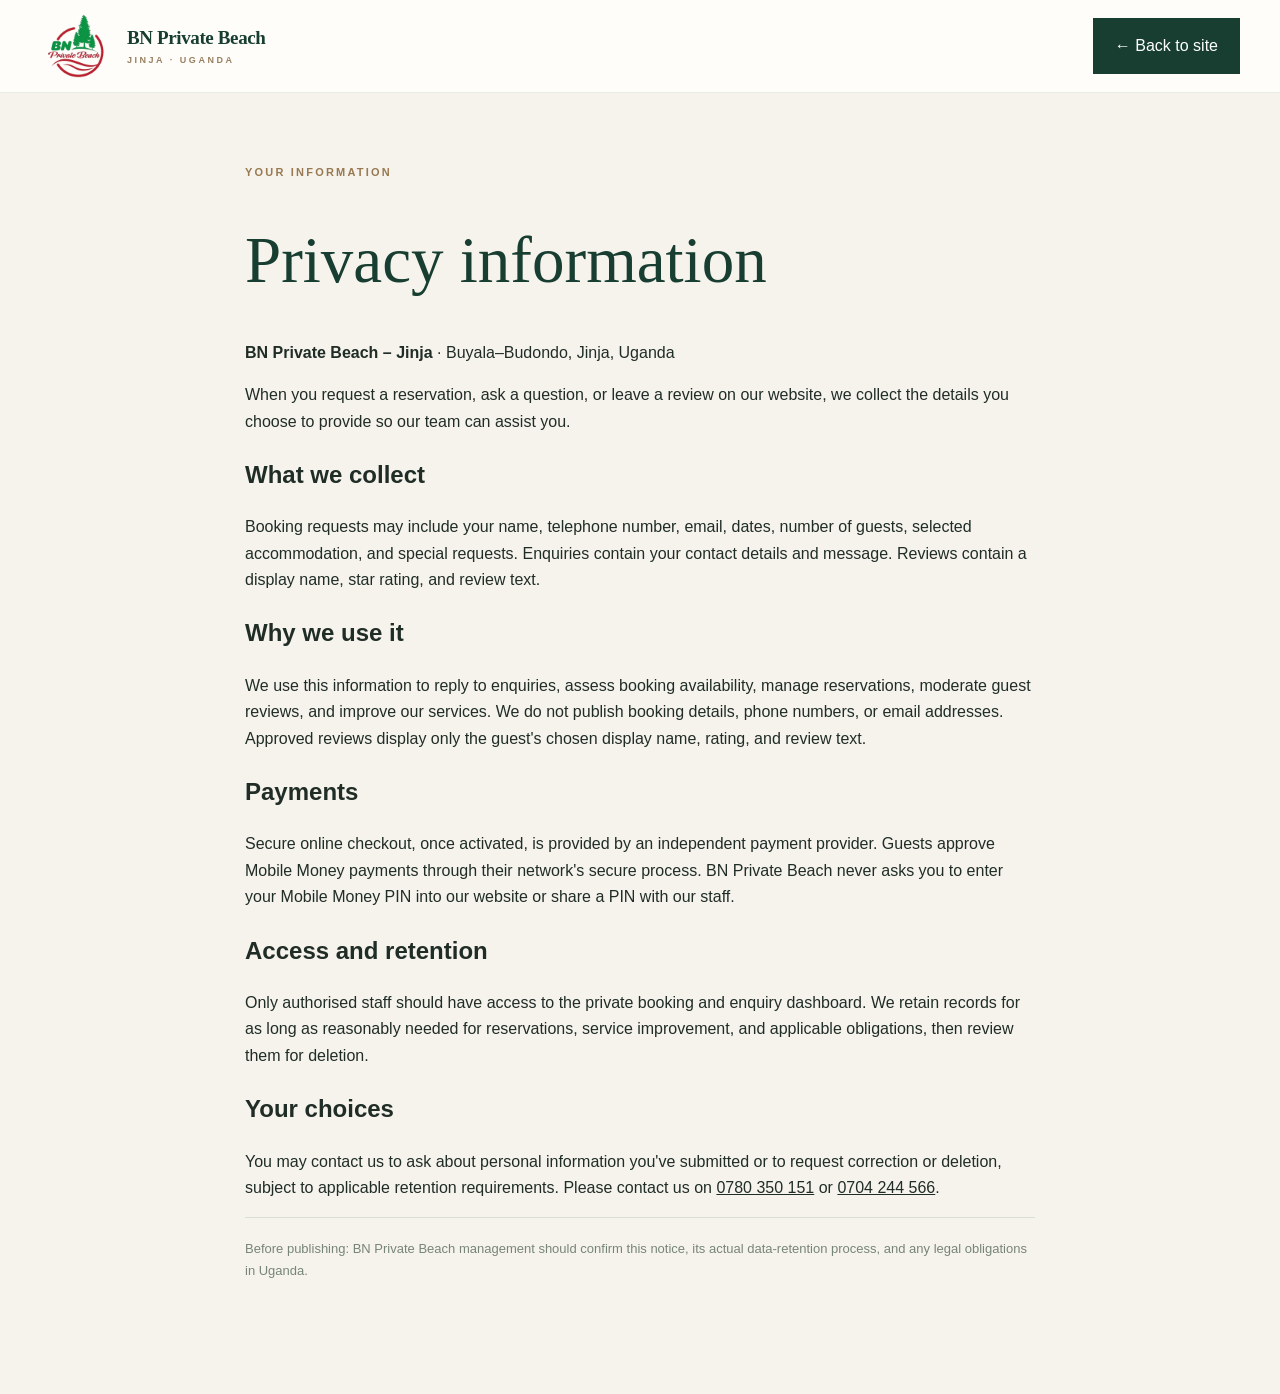
<file: privacy.html>
<!doctype html><html lang="en"><head><meta charset="utf-8"><meta name="viewport" content="width=device-width,initial-scale=1"><title>Privacy Information · BN Private Beach – Jinja</title>
 <meta name="referrer" content="strict-origin-when-cross-origin">
 <meta http-equiv="Content-Security-Policy" content="default-src 'self'; script-src 'self'; style-src 'self' 'unsafe-inline' https://fonts.googleapis.com; font-src 'self' https://fonts.gstatic.com; img-src 'self' data:; connect-src 'self'; form-action 'self'; base-uri 'self'; object-src 'none'"><meta name="robots" content="noindex"><link rel="stylesheet" href="assets/site.css"><link rel="icon" href="assets/bn-logo.png"></head><body><header class="site-header"><div class="header-inner container"><a class="brand" href="index.html"><img src="assets/bn-logo.png" alt="BN Private Beach"><span class="brand-name"><b>BN Private Beach</b><small>JINJA · UGANDA</small></span></a><a class="nav-book" href="index.html">← Back to site</a></div></header><main class="container" style="max-width:790px;padding:70px 0 100px"><span class="eyebrow">YOUR INFORMATION</span><h1 style="font:500 clamp(40px,7vw,65px)/1.1 var(--display);color:var(--green)">Privacy information</h1><p><strong>BN Private Beach – Jinja</strong> · Buyala–Budondo, Jinja, Uganda</p><p>When you request a reservation, ask a question, or leave a review on our website, we collect the details you choose to provide so our team can assist you.</p><h2>What we collect</h2><p>Booking requests may include your name, telephone number, email, dates, number of guests, selected accommodation, and special requests. Enquiries contain your contact details and message. Reviews contain a display name, star rating, and review text.</p><h2>Why we use it</h2><p>We use this information to reply to enquiries, assess booking availability, manage reservations, moderate guest reviews, and improve our services. We do not publish booking details, phone numbers, or email addresses. Approved reviews display only the guest's chosen display name, rating, and review text.</p><h2>Payments</h2><p>Secure online checkout, once activated, is provided by an independent payment provider. Guests approve Mobile Money payments through their network's secure process. BN Private Beach never asks you to enter your Mobile Money PIN into our website or share a PIN with our staff.</p><h2>Access and retention</h2><p>Only authorised staff should have access to the private booking and enquiry dashboard. We retain records for as long as reasonably needed for reservations, service improvement, and applicable obligations, then review them for deletion.</p><h2>Your choices</h2><p>You may contact us to ask about personal information you've submitted or to request correction or deletion, subject to applicable retention requirements. Please contact us on <a href="tel:+256780350151" style="text-decoration:underline">0780 350 151</a> or <a href="tel:+256704244566" style="text-decoration:underline">0704 244 566</a>.</p><p style="border-top:1px solid #d9dfd4;padding-top:20px;font-size:13px;color:#778578">Before publishing: BN Private Beach management should confirm this notice, its actual data-retention process, and any legal obligations in Uganda.</p></main></body></html>
</file>
<file: assets/site.css>
:root{--green:#173e31;--green-deep:#0d2e26;--green-soft:#2c614d;--gold:#d4ad74;--gold-light:#f0dbaf;--cream:#f6f3ed;--paper:#fffdfa;--ink:#202d26;--muted:#6b746c;--line:#e5e5db;--shadow:0 22px 75px rgba(21,51,41,.14);--display:'Playfair Display',Georgia,serif;--sans:'DM Sans',Arial,sans-serif}*{box-sizing:border-box}html{scroll-behavior:smooth;scroll-padding-top:95px}body{margin:0;background:var(--cream);color:var(--ink);font:16px/1.65 var(--sans);-webkit-font-smoothing:antialiased}body.modal-open{overflow:hidden}img{max-width:100%;display:block}button,input,textarea,select{font:inherit}button{cursor:pointer}a{color:inherit;text-decoration:none}button:focus-visible,a:focus-visible,input:focus-visible,select:focus-visible,textarea:focus-visible,summary:focus-visible{outline:3px solid #d8ad64;outline-offset:3px}::selection{background:#d4ad74;color:#173e31}.container{width:min(1200px,calc(100% - 48px));margin-inline:auto}.section-pad{padding:120px 0}.announcement{height:36px;background:var(--green-deep);color:#efeee7;display:flex;align-items:center;justify-content:center;gap:14px;letter-spacing:.11em;text-transform:uppercase;font-size:10px;font-weight:700}.announcement .tiny-star{color:var(--gold)}.announcement-dot{color:#d4ad74}.site-header{height:93px;background:rgba(255,253,249,.98);position:relative;z-index:50;border-bottom:1px solid rgba(21,54,41,.09)}.header-inner{height:100%;display:flex;align-items:center;justify-content:space-between;gap:28px}.brand{display:flex;align-items:center;gap:12px;min-width:0}.brand img{height:75px;width:75px;object-fit:contain}.brand-name{display:flex;flex-direction:column;line-height:1.25}.brand-name b{font-family:var(--display);font-size:19px;color:var(--green);letter-spacing:-.02em}.brand-name small{font-size:9px;letter-spacing:.28em;color:#987f60;font-weight:800;margin-top:6px}.main-nav{display:flex;align-items:center;gap:28px;font-size:12px;letter-spacing:.015em;font-weight:700}.main-nav>a:not(.nav-book){white-space:nowrap;transition:color .2s}.main-nav>a:hover{color:#be8755}.nav-book{background:var(--green);color:#fff;padding:15px 22px;display:inline-flex;gap:22px;align-items:center}.nav-book:hover{background:#245640}.menu-toggle{display:none}.hero{height:min(750px,75vw);min-height:605px;position:relative;background:#203e2b;color:#fff;overflow:hidden}.hero-background{position:absolute;inset:0;height:100%;width:100%;object-fit:cover;object-position:center 48%;filter:brightness(.88) saturate(.96);animation:slowzoom 14s ease-out both}@keyframes slowzoom{from{transform:scale(1.04)}to{transform:scale(1)}}.hero-overlay{position:absolute;inset:0;background:linear-gradient(90deg,rgba(6,28,23,.88),rgba(10,38,28,.58) 43%,rgba(4,22,17,.10) 100%),linear-gradient(0deg,rgba(9,30,23,.33),transparent 38%)}.hero-content{position:relative;z-index:1;padding-top:155px;max-width:1200px}.eyebrow,.overline{display:block;text-transform:uppercase;letter-spacing:.20em;color:#987951;font-weight:800;font-size:11px}.eyebrow.light{color:#eed7a8}.eyebrow-line{width:30px;height:1px;background:var(--gold);display:inline-block;margin-right:12px;vertical-align:middle}.hero h1{font:500 clamp(65px,7.3vw,112px)/1.09 var(--display);letter-spacing:-.055em;max-width:850px;margin:21px 0 24px}.hero h1 em,.section-headline em,.section-heading h2 em,.story-content h2 em,.reviews-section h2 em,.cta-section h2 em,.contact-section h2 em,.faq-section h2 em{font-style:italic;font-weight:500;color:var(--gold)}.hero p{font-size:17px;max-width:515px;line-height:1.82;color:#f4f1e9;margin-bottom:37px}.hero-actions,.cta-actions{display:flex;gap:16px;align-items:center;flex-wrap:wrap}.btn{border:1px solid transparent;appearance:none;font-size:12px;letter-spacing:.055em;text-transform:uppercase;font-weight:800;padding:18px 25px;display:inline-flex;align-items:center;justify-content:center;gap:25px;transition:transform .18s,background .18s,color .18s;text-align:center;border-radius:0;line-height:1.25}.btn:hover{transform:translateY(-2px)}.btn-gold{background:var(--gold);color:#14362a}.btn-gold:hover{background:#e7c695}.btn-glass{background:rgba(255,255,255,.09);border-color:rgba(255,255,255,.5);color:#fff;backdrop-filter:blur(6px)}.btn-glass:hover{background:rgba(255,255,255,.17)}.btn-dark{background:var(--green);color:white}.btn-dark:hover{background:#285b47}.btn-outline{border-color:var(--green);color:var(--green)}.btn-outline:hover{background:var(--green);color:#fff}.btn.full{width:100%}.hero-caption{position:absolute;bottom:35px;left:max(24px,calc((100% - 1200px)/2));z-index:1;font-size:10px;letter-spacing:.22em;font-weight:800;color:#f5ead7;display:flex;align-items:center;gap:14px}.caption-line{height:1px;width:50px;background:var(--gold)}.hero-scroll{position:absolute;bottom:35px;right:max(24px,calc((100% - 1200px)/2));font-size:10px;letter-spacing:.2em;font-weight:800;display:flex;gap:18px;align-items:center;z-index:2}.hero-scroll span{font-size:19px;color:var(--gold)}.quick-book-section{position:relative;margin-top:-1px;background:var(--cream)}.quick-book{background:var(--paper);box-shadow:var(--shadow);display:grid;grid-template-columns:.85fr 1.7fr;align-items:center;gap:42px;padding:31px 37px;transform:translateY(-35px);margin-bottom:-35px;position:relative;z-index:4;border-bottom:4px solid var(--gold)}.quick-book-intro h2{font:600 24px/1.25 var(--display);margin:5px 0 9px;color:var(--green)}.quick-book-intro p{font-size:12px;line-height:1.6;color:var(--muted);margin:0}.quick-book-form{display:grid;grid-template-columns:1fr 1fr .8fr auto;gap:12px;align-items:end}.quick-book label{font-size:10px;text-transform:uppercase;letter-spacing:.13em;font-weight:800;color:#5c6d62}.quick-book input,.quick-book select{display:block;width:100%;font-size:13px;letter-spacing:0;color:var(--ink);padding:13px 10px;border:1px solid #dadfd6;background:#fbfbf8;margin-top:7px;min-height:47px}.quick-book .btn{height:47px;padding:12px 17px;font-size:11px;white-space:nowrap;gap:12px}.intro-section{background:var(--cream)}.intro-grid{display:grid;grid-template-columns:1fr 2fr;gap:100px}.intro-eyebrow{display:flex;flex-direction:column;gap:23px;align-items:flex-start}.intro-numeric{font-family:var(--display);font-size:14px;color:#a0a89c}.section-headline,.section-heading h2,.story-content h2,.reviews-section h2,.contact-section h2,.faq-section h2{font:500 clamp(40px,4.2vw,66px)/1.16 var(--display);letter-spacing:-.037em;color:var(--green);margin:14px 0 28px}.section-headline em,.section-heading h2 em,.story-content h2 em,.reviews-section h2 em,.contact-section h2 em,.faq-section h2 em{color:#b38453}.intro-lead{font-size:19px;line-height:1.88;max-width:710px;color:#33473b}.intro-sub{font-size:15px;color:#79847a;max-width:700px;line-height:1.9}.text-link{display:inline-flex;gap:30px;align-items:center;margin-top:24px;padding-bottom:8px;border-bottom:1px solid #ac8a59;color:var(--green);font-size:12px;font-weight:800;letter-spacing:.09em;text-transform:uppercase}.text-link span{font-size:20px;transition:transform .2s}.text-link:hover span{transform:translate(3px,-3px)}.stays-section{background:#fffefa}.section-heading{margin-bottom:43px}.section-heading.spaced{display:flex;justify-content:space-between;align-items:end;gap:60px}.section-heading.spaced>p{max-width:365px;line-height:1.8;color:#788078;font-size:14px;margin:0 0 10px}.section-heading h2{margin-bottom:0}.stays-grid{display:grid;grid-template-columns:repeat(3,minmax(0,1fr));gap:25px}.stay-card{background:#faf8f2;border:1px solid #e8e6dc;overflow:hidden;transition:transform .25s,box-shadow .25s}.stay-card:hover{transform:translateY(-7px);box-shadow:var(--shadow)}.stay-photo{position:relative;height:256px;overflow:hidden}.stay-photo img{width:100%;height:100%;object-fit:cover;transition:transform .6s}.stay-card:hover .stay-photo img{transform:scale(1.06)}.photo-tag{position:absolute;top:18px;left:18px;background:rgba(252,249,241,.95);padding:9px 12px;font-size:9px;letter-spacing:.15em;font-weight:800;color:var(--green)}.stay-info{padding:24px 25px 26px}.stay-top{display:flex;align-items:baseline;justify-content:space-between;gap:15px}.stay-top h3{font:600 23px/1.2 var(--display);margin:0;color:var(--green)}.stay-top span{font-size:10px;font-weight:700;color:#8c7960;white-space:nowrap}.stay-info p{font-size:13px;color:#788078;min-height:50px;line-height:1.8}.stay-bottom{display:flex;justify-content:space-between;align-items:end;border-top:1px solid #deded7;padding-top:20px;margin-top:18px}.stay-bottom small{font-size:10px;color:#8c9186;display:block}.stay-bottom strong{font-size:18px;color:var(--green);white-space:nowrap}.stay-bottom strong span{font-size:11px;color:#8b9287;font-weight:500}.circle-link{height:42px;width:42px;border-radius:50%;background:var(--green);color:#fff;border:0;font-size:21px;display:grid;place-items:center;transition:background .2s}.circle-link:hover{background:#a77844}.group-note{display:flex;align-items:center;gap:20px;padding:29px 32px;background:#eef1e8;margin-top:35px}.group-icon{font-size:37px;color:#ae8b5f}.group-note strong{font-family:var(--display);font-size:20px;color:var(--green)}.group-note p{font-size:13px;color:#748174;margin:3px 0 0}.group-note .text-link{margin:0 0 0 auto;white-space:nowrap}.experience-section{background:var(--green-deep);color:#fff}.section-heading.centered{text-align:center}.section-heading.centered h2,.cta-section h2{font:500 clamp(43px,5vw,70px)/1.2 var(--display);color:#fff;margin:16px 0}.experience-collage{display:grid;grid-template-columns:1.18fr 1fr 1fr;gap:20px;min-height:400px}.experience-tile{position:relative;overflow:hidden;min-height:400px;background:#315644}.experience-tile img{position:absolute;inset:0;width:100%;height:100%;object-fit:cover;filter:brightness(.74);transition:transform .4s}.experience-tile:hover img{transform:scale(1.06)}.experience-tile:after{content:"";position:absolute;inset:0;background:linear-gradient(0deg,rgba(6,30,20,.84),transparent 55%)}.exp-label{position:absolute;bottom:25px;left:27px;right:25px;z-index:2}.exp-label small{font-size:10px;letter-spacing:.18em;font-weight:800;color:#e7cea0}.exp-label h3{font:500 29px var(--display);margin:4px 0 5px}.exp-label p{font-size:13px;color:#e6efe8;margin:0}.experience-list{display:flex;justify-content:space-between;align-items:center;gap:17px;flex-wrap:wrap;margin-top:35px;text-transform:uppercase;font-size:11px;letter-spacing:.12em;font-weight:800;color:#e2e6dd}.experience-list i{color:var(--gold);font-style:normal}.story-section{background:#fffefa}.story-grid{display:grid;grid-template-columns:1fr 1fr;gap:105px;align-items:center}.story-images{position:relative;padding-right:65px;padding-bottom:80px}.story-main{height:560px;width:100%;object-fit:cover;box-shadow:0 20px 60px rgba(20,39,27,.08)}.story-small{width:52%;height:240px;object-fit:cover;position:absolute;bottom:0;right:0;border:10px solid #fffefa}.story-content h2{max-width:520px}.story-content p{font-size:15px;line-height:1.9;color:#69776b;margin-bottom:20px}.story-content .btn{margin-top:25px}.gallery-section{background:#f0f1e9}.gallery-grid{display:grid;grid-template-columns:repeat(4,1fr);grid-auto-rows:230px;gap:15px}.gallery-photo{position:relative;background:#ddd;border:0;padding:0;overflow:hidden;text-align:left}.gallery-photo:after{content:"";position:absolute;inset:0;background:linear-gradient(0deg,rgba(8,30,20,.49),transparent 60%)}.gallery-photo img{height:100%;width:100%;object-fit:cover;transition:transform .35s}.gallery-photo:hover img{transform:scale(1.07)}.gallery-photo span{position:absolute;bottom:19px;left:22px;color:#fff;z-index:2;font-weight:800;font-size:10px;letter-spacing:.18em}.gallery-photo.tall{grid-row:span 2}.gallery-photo.wide{grid-column:span 2}.reviews-section{background:#fffefa}.reviews-grid{display:grid;grid-template-columns:1fr 1fr;gap:100px;align-items:center}.reviews-grid>div:first-child>p{font-size:16px;color:#6c776c;line-height:1.85;max-width:440px}.reviews-grid .btn{margin-top:13px}.tiny-note{font-size:12px!important;color:#929e92!important}.review-display{min-height:345px;background:#f2f2ea;padding:43px 50px;display:flex;flex-direction:column;justify-content:space-between}.quote-mark{font-family:var(--display);font-size:80px;line-height:.7;color:#ac8b61}.review-placeholder{font:italic 21px/1.65 var(--display);color:#314b3d}.review-placeholder span{font:400 13px var(--sans);color:#899689}.review-stars{color:#bb8d4c;font-size:18px;letter-spacing:.1em;margin:12px 0}.review-text{font:italic 22px/1.65 var(--display);color:#283f30;margin:8px 0}.review-author{font-size:11px;text-transform:uppercase;letter-spacing:.16em;font-weight:800;color:#6f7e6e}.review-navigation{display:flex;align-items:center;justify-content:space-between;margin-top:34px;gap:25px}.review-navigation button{height:36px;width:36px;border:1px solid #b9c6ba;background:transparent;color:var(--green)}.review-navigation span{font-size:10px;letter-spacing:.14em;font-weight:800;color:#7b887b}.cta-section{min-height:470px;position:relative;background:url('family-campfire.webp') center 51%/cover;color:#fff;display:flex;align-items:center;text-align:center}.cta-overlay{position:absolute;inset:0;background:rgba(10,44,30,.82)}.cta-content{position:relative;padding:88px 0}.cta-section h2{font-size:clamp(50px,5.5vw,76px)}.cta-section p{color:#e5ede5;margin:15px 0 30px}.cta-actions{justify-content:center}.contact-section{background:#fffefa}.contact-grid{display:grid;grid-template-columns:1fr 1fr;gap:100px;align-items:start}.contact-grid>div:first-child>p{color:#778378;font-size:15px;line-height:1.85;max-width:490px}.contact-points{display:flex;flex-direction:column;gap:27px;margin-top:40px}.contact-points>div{display:flex;align-items:start;gap:17px}.contact-symbol{color:#b28351;font-size:25px;min-width:32px}.contact-points>div>div{display:flex;flex-direction:column;gap:2px;font-size:14px;color:#6e7e71}.contact-points b{font-size:13px;color:var(--green)}.contact-points a:hover{text-decoration:underline}.contact-form{background:#f4f4ec;padding:39px;border:1px solid #e6e6dd}.form-heading h3{font:500 29px var(--display);margin:0;color:var(--green)}.form-heading p{margin:6px 0 26px;color:#879184;font-size:13px}.contact-form label,.modal form label{display:block;font-size:12px;font-weight:700;color:#425647;margin-bottom:18px}.contact-form input:not([type=checkbox]),.contact-form textarea,.contact-form select,.modal input:not([type=checkbox]),.modal textarea,.modal select{display:block;width:100%;background:#fffefa;border:1px solid #dde4d9;padding:14px 15px;margin-top:8px;color:#19382b;border-radius:0;outline-offset:1px;font-size:14px}.contact-form input:focus,.contact-form select:focus,.contact-form textarea:focus,.modal input:focus,.modal select:focus,.modal textarea:focus{border-color:#ac8859}.field-row,.form-grid{display:grid;grid-template-columns:1fr 1fr;gap:16px}.checkline{display:flex!important;gap:10px;align-items:start;font-size:11px!important;line-height:1.6;color:#617163!important;cursor:pointer}.checkline input{margin:3px 0 0;accent-color:var(--green);min-width:15px;min-height:15px}.honeypot{position:absolute!important;opacity:0!important;left:-10000px!important;height:0!important;width:0!important;pointer-events:none!important}.form-feedback{font-size:13px;line-height:1.7;margin-top:13px;min-height:1px}.feedback-error{color:#b03b3b}.feedback-ok{color:#245c37}.faq-section{background:#f0f1e9}.faq-grid{display:grid;grid-template-columns:.75fr 1.25fr;gap:80px}.faqs details{border-bottom:1px solid #cfdacf;padding:23px 0}.faqs details:first-child{border-top:1px solid #cfdacf}.faqs summary{cursor:pointer;font-size:16px;color:var(--green);font-weight:700;list-style:none;display:flex;justify-content:space-between;gap:20px}.faqs summary:after{content:'+';font-size:23px;font-weight:400;color:#b38b56}.faqs details[open] summary:after{content:'−'}.faqs p{font-size:14px;color:#6e786e;line-height:1.9;max-width:650px}.lookup-section{background:#e3eade;padding:43px 0}.lookup-inner{display:grid;grid-template-columns:.75fr 1.35fr;align-items:center;gap:60px}.lookup-inner h3{font:500 26px var(--display);color:var(--green);margin:4px 0}.lookup-inner p{margin:0;font-size:13px;color:#6b786d}.lookup-form{display:grid;grid-template-columns:1fr 1fr auto;gap:9px}.lookup-form input{min-width:0;padding:13px;border:1px solid #bfcbbd;background:#fff}.lookup-form .btn{padding:14px 17px;white-space:nowrap}.lookup-feedback{grid-column:2;font-size:13px;line-height:1.7}.booking-result{padding:12px 15px;background:#fff;border-left:3px solid #a8814c}.booking-result strong{color:var(--green)}.booking-result a{color:#4b6c50;text-decoration:underline}.footer{background:#08251e;color:#cbd9cf}.footer-main{padding:75px 0;display:grid;grid-template-columns:2.1fr repeat(3,1fr);gap:65px}.footer-brand img{width:115px;background:#fffdf7;padding:5px;border-radius:4px}.footer h3{font:italic 27px var(--display);color:#f0d9a4}.footer p{max-width:285px;line-height:1.9;color:#9caea2;font-size:13px}.footer h4{font-size:11px;text-transform:uppercase;letter-spacing:.15em;color:#d5b480;margin-bottom:20px}.footer-main>div:not(:first-child){display:flex;flex-direction:column;gap:13px;align-items:flex-start}.footer a,.footer span{font-size:12px;color:#c2d2c6}.footer a:hover{color:#e0bf84}.footer-bottom{border-top:1px solid #2d4b3e;display:flex;justify-content:space-between;padding:22px 0;gap:20px}.footer-bottom span{color:#9baea0;font-size:11px}.floating-wa{position:fixed;bottom:25px;right:25px;background:#1f9360;box-shadow:0 10px 35px rgba(0,0,0,.2);color:#fff;padding:14px 20px;border-radius:50px;font-weight:800;font-size:12px;z-index:60;display:flex;align-items:center;gap:8px}.wa-icon{font-size:20px}.floating-wa:hover{background:#166d48}
/* dialogs */
dialog{border:none;max-width:min(700px,calc(100vw - 28px));width:100%;max-height:91vh;overflow:auto;padding:34px 39px;background:#fffdfa;color:var(--ink);box-shadow:0 40px 130px rgba(0,0,0,.28)}dialog::backdrop{background:rgba(7,28,21,.75);backdrop-filter:blur(3px)}.modal.compact{max-width:min(550px,calc(100vw - 28px))}.modal-header{display:flex;align-items:start;justify-content:space-between;gap:20px;margin-bottom:24px}.modal-header h2{font:500 36px var(--display);color:var(--green);margin:7px 0}.modal-close{background:none;border:0;font-size:31px;color:#566c5a;padding:0 7px}.booking-estimate{background:#eaf1e9;display:flex;align-items:center;justify-content:space-between;gap:16px;padding:20px;margin:14px 0 19px}.booking-estimate>div{display:flex;flex-direction:column}.booking-estimate>div>span{font-size:11px;color:#607261}.booking-estimate strong{font-size:27px;color:var(--green)}.booking-estimate small{font-size:11px;color:#6b7768}.booking-estimate>span{font-size:10px;color:#879688;text-align:right;max-width:130px}.photo-dialog{background:#0c201b;color:#fff;max-width:calc(100vw - 30px);width:min(1100px,95vw);padding:0;border:0;overflow:visible}.photo-dialog img{width:100%;max-height:76vh;object-fit:contain;background:#08140f}.photo-dialog p{font-size:13px;text-align:center;margin:10px 0 14px}.photo-dialog .modal-close{position:absolute;right:-13px;top:-38px;color:#fff;font-size:35px}.toast{position:fixed;bottom:30px;left:50%;transform:translate(-50%,120px);background:#153d2d;color:#fff;padding:13px 19px;font-size:13px;font-weight:600;z-index:100;box-shadow:var(--shadow);opacity:0;transition:transform .3s,opacity .3s;max-width:min(500px,90vw)}.toast.show{transform:translate(-50%,0);opacity:1}
@media(max-width:1200px){.main-nav{gap:17px}.brand-name b{font-size:17px}.quick-book{grid-template-columns:1fr;gap:20px}.quick-book-form{grid-template-columns:1fr 1fr .8fr auto}.intro-grid,.story-grid{gap:55px}.stays-grid{gap:18px}}
@media(max-width:920px){.container{width:min(100% - 36px,1200px)}.section-pad{padding:82px 0}.main-nav{display:none;position:absolute;top:93px;left:0;right:0;background:#fffefa;padding:25px;box-shadow:var(--shadow);flex-direction:column;align-items:stretch;z-index:60}.main-nav.show{display:flex}.main-nav>a{font-size:14px}.menu-toggle{display:flex;border:0;background:transparent;width:36px;height:32px;flex-direction:column;justify-content:center;gap:5px}.menu-toggle span{width:28px;height:2px;background:var(--green);display:block}.hero{min-height:600px;height:670px}.hero h1{font-size:70px}.quick-book-form{grid-template-columns:1fr 1fr}.intro-grid{grid-template-columns:1fr;gap:28px}.intro-eyebrow{flex-direction:row;justify-content:space-between}.stays-grid{grid-template-columns:repeat(2,1fr)}.stays-grid .stay-card:last-child{grid-column:span 2}.experience-collage{grid-template-columns:1fr 1fr}.exp-large{grid-column:span 2}.experience-tile{min-height:320px}.story-grid,.reviews-grid,.contact-grid{gap:48px}.story-main{height:430px}.gallery-grid{grid-auto-rows:180px}.footer-main{grid-template-columns:1.5fr 1fr 1fr;gap:38px}.footer-main>div:last-child{grid-column:1 / -1}.lookup-inner{grid-template-columns:1fr;gap:18px}.lookup-feedback{grid-column:1}}
@media(max-width:650px){.announcement{font-size:8px;gap:8px;letter-spacing:.08em}.announcement-dot{display:none}.site-header{height:77px}.brand img{height:65px;width:65px}.brand-name b{font-size:16px}.brand-name small{font-size:8px}.main-nav{top:77px}.hero{min-height:620px;height:calc(100svh - 100px);max-height:760px}.hero-background{object-position:59% center}.hero-overlay{background:linear-gradient(90deg,rgba(5,30,21,.85),rgba(3,25,18,.48)),linear-gradient(0deg,rgba(0,0,0,.28),transparent 50%)}.hero-content{padding-top:120px}.hero h1{font-size:clamp(49px,12vw,74px);line-height:1.12}.hero p{font-size:14px;max-width:400px;line-height:1.8}.hero-actions{align-items:stretch}.hero-actions .btn{font-size:10px;padding:15px 14px;gap:10px}.hero-caption{font-size:8px;bottom:27px}.hero-scroll{display:none}.quick-book{transform:translateY(-8px);margin-bottom:-8px;padding:24px 18px}.quick-book-form{grid-template-columns:1fr 1fr;gap:10px}.quick-book-form label:nth-child(3){grid-column:1}.quick-book-form .btn{grid-column:2;height:47px;font-size:10px;padding:10px}.quick-book-intro h2{font-size:23px}.intro-numeric{font-size:11px}.intro-grid{gap:30px}.section-headline,.section-heading h2,.story-content h2,.reviews-section h2,.contact-section h2,.faq-section h2{font-size:clamp(39px,10vw,54px)}.intro-lead{font-size:17px}.section-heading.spaced{display:block}.section-heading.spaced>p{margin-top:18px}.stays-grid{grid-template-columns:1fr}.stays-grid .stay-card:last-child{grid-column:auto}.stay-photo{height:255px}.group-note{align-items:start;flex-wrap:wrap;padding:24px 22px}.group-note .text-link{margin-left:0}.experience-collage{grid-template-columns:1fr;gap:14px}.exp-large{grid-column:auto}.experience-tile{min-height:300px}.experience-list{justify-content:center;font-size:10px;text-align:center}.story-grid,.reviews-grid,.contact-grid,.faq-grid{grid-template-columns:1fr;gap:45px}.story-images{padding-right:40px;padding-bottom:45px}.story-main{height:360px}.story-small{height:190px}.gallery-grid{grid-template-columns:1fr 1fr;grid-auto-rows:160px;gap:9px}.gallery-photo.tall{grid-row:span 2}.gallery-photo.wide{grid-column:span 2}.gallery-photo span{bottom:12px;left:12px;font-size:8px}.review-display{padding:30px 25px;min-height:315px}.reviews-section .btn{margin-top:10px}.cta-section{min-height:420px}.cta-section h2{font-size:47px}.contact-form{padding:25px 20px}.field-row,.form-grid{grid-template-columns:1fr}.lookup-form{grid-template-columns:1fr}.lookup-form .btn{width:100%}.footer-main{grid-template-columns:1fr 1fr;gap:35px;padding:52px 0}.footer-brand{grid-column:span 2}.footer-main>div:last-child{grid-column:auto}.footer-bottom{flex-direction:column;gap:3px}.floating-wa{right:14px;bottom:14px;padding:10px 14px}.floating-wa span:last-child{display:none}.floating-wa .wa-icon{font-size:24px}.modal{padding:26px 20px}.booking-estimate{padding:14px}.booking-estimate strong{font-size:21px}}
@media(prefers-reduced-motion:reduce){html{scroll-behavior:auto}*,*::before,*::after{animation-duration:.001ms!important;transition-duration:.001ms!important}}

/* BN social connections: accessible, mobile-first, no third-party embeds */
.social-section{background:linear-gradient(120deg,#0a3227,#145341);padding:65px 0;color:#fff}.social-inner{display:grid;grid-template-columns:.85fr 1.3fr;gap:70px;align-items:center}.social-heading h2{font:500 clamp(33px,4vw,56px)/1.13 var(--display);margin:14px 0 16px;color:#fff}.social-heading h2 em{color:#e0ba81}.social-heading p{max-width:420px;color:#d2e4d6;line-height:1.8;font-size:14px}.social-links{display:grid;grid-template-columns:repeat(3,minmax(0,1fr));gap:12px}.social-link{display:flex;min-height:150px;background:rgba(255,255,255,.09);border:1px solid rgba(240,227,192,.25);padding:20px 15px;flex-direction:column;gap:9px;color:#fff!important;border-radius:12px;text-decoration:none;transition:background .2s,transform .2s;position:relative}.social-link:hover,.social-link:focus-visible{background:rgba(255,255,255,.16);transform:translateY(-3px)}.social-symbol{display:grid;place-items:center;width:40px;height:40px;border-radius:12px;background:#f8edda;color:#123f30;font-size:26px;font-family:Arial,sans-serif;font-weight:700}.social-facebook{font-size:30px}.social-link strong{display:block;font-size:14px;margin-bottom:5px}.social-link small{display:block;font-size:10px;color:#d0e1d6;line-height:1.5;overflow-wrap:anywhere}.social-arrow{position:absolute;right:17px;top:18px;color:#e2be81;font-size:19px}
@media(max-width:950px){.social-inner{grid-template-columns:1fr;gap:25px}}
@media(max-width:560px){.social-section{padding:52px 0}.social-links{grid-template-columns:1fr;gap:9px}.social-link{min-height:75px;flex-direction:row;align-items:center;padding:13px 18px}.social-symbol{flex:none}.social-link strong{margin:0 0 3px}.social-arrow{top:28px}}
</file>
